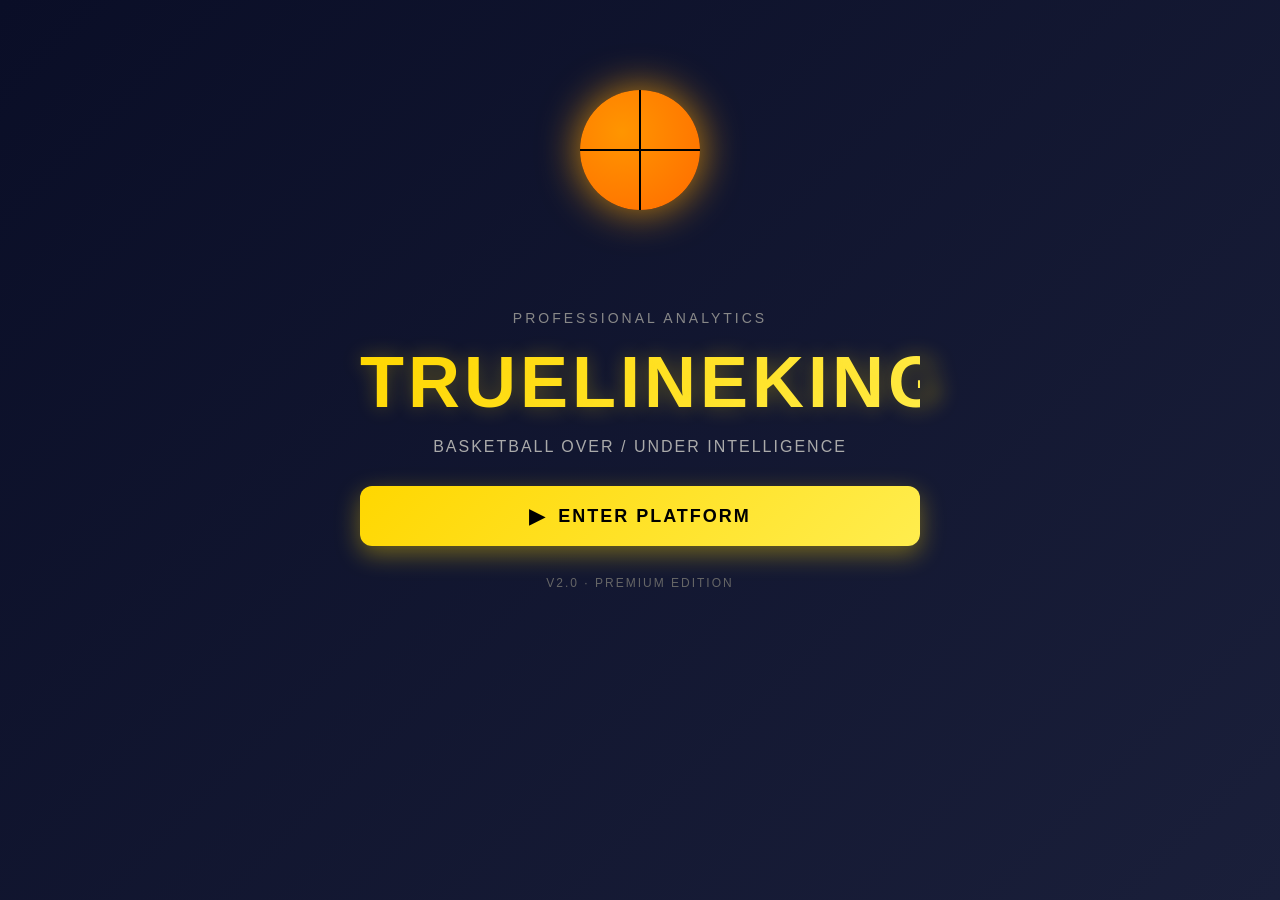
<file: frontend/index.html>
<!DOCTYPE html>
<html lang="en">
<head>
    <meta charset="UTF-8">
    <meta name="viewport" content="width=device-width, initial-scale=1.0">
    <title>TrueLineKing - Professional Basketball Prediction</title>
    <link rel="stylesheet" href="css/style.css">
</head>
<body>
    <div class="container">
        <!-- Basketball Animation -->
        <div class="basketball-container">
            <div class="basketball" id="basketball"></div>
        </div>

        <!-- Content -->
        <div class="content">
            <div class="header">
                <p class="subtitle">PROFESSIONAL ANALYTICS</p>
                <h1 class="title">TRUELINEKING</h1>
                <p class="description">BASKETBALL OVER / UNDER INTELLIGENCE</p>
            </div>

            <a href="dashboard.html" class="enter-btn">
                <span class="play-icon">▶</span>
                <span class="btn-text">ENTER PLATFORM</span>
            </a>

            <p class="version">V2.0 · PREMIUM EDITION</p>
        </div>
    </div>

    <script src="js/animation.js"></script>
</body>
</html>
</file>
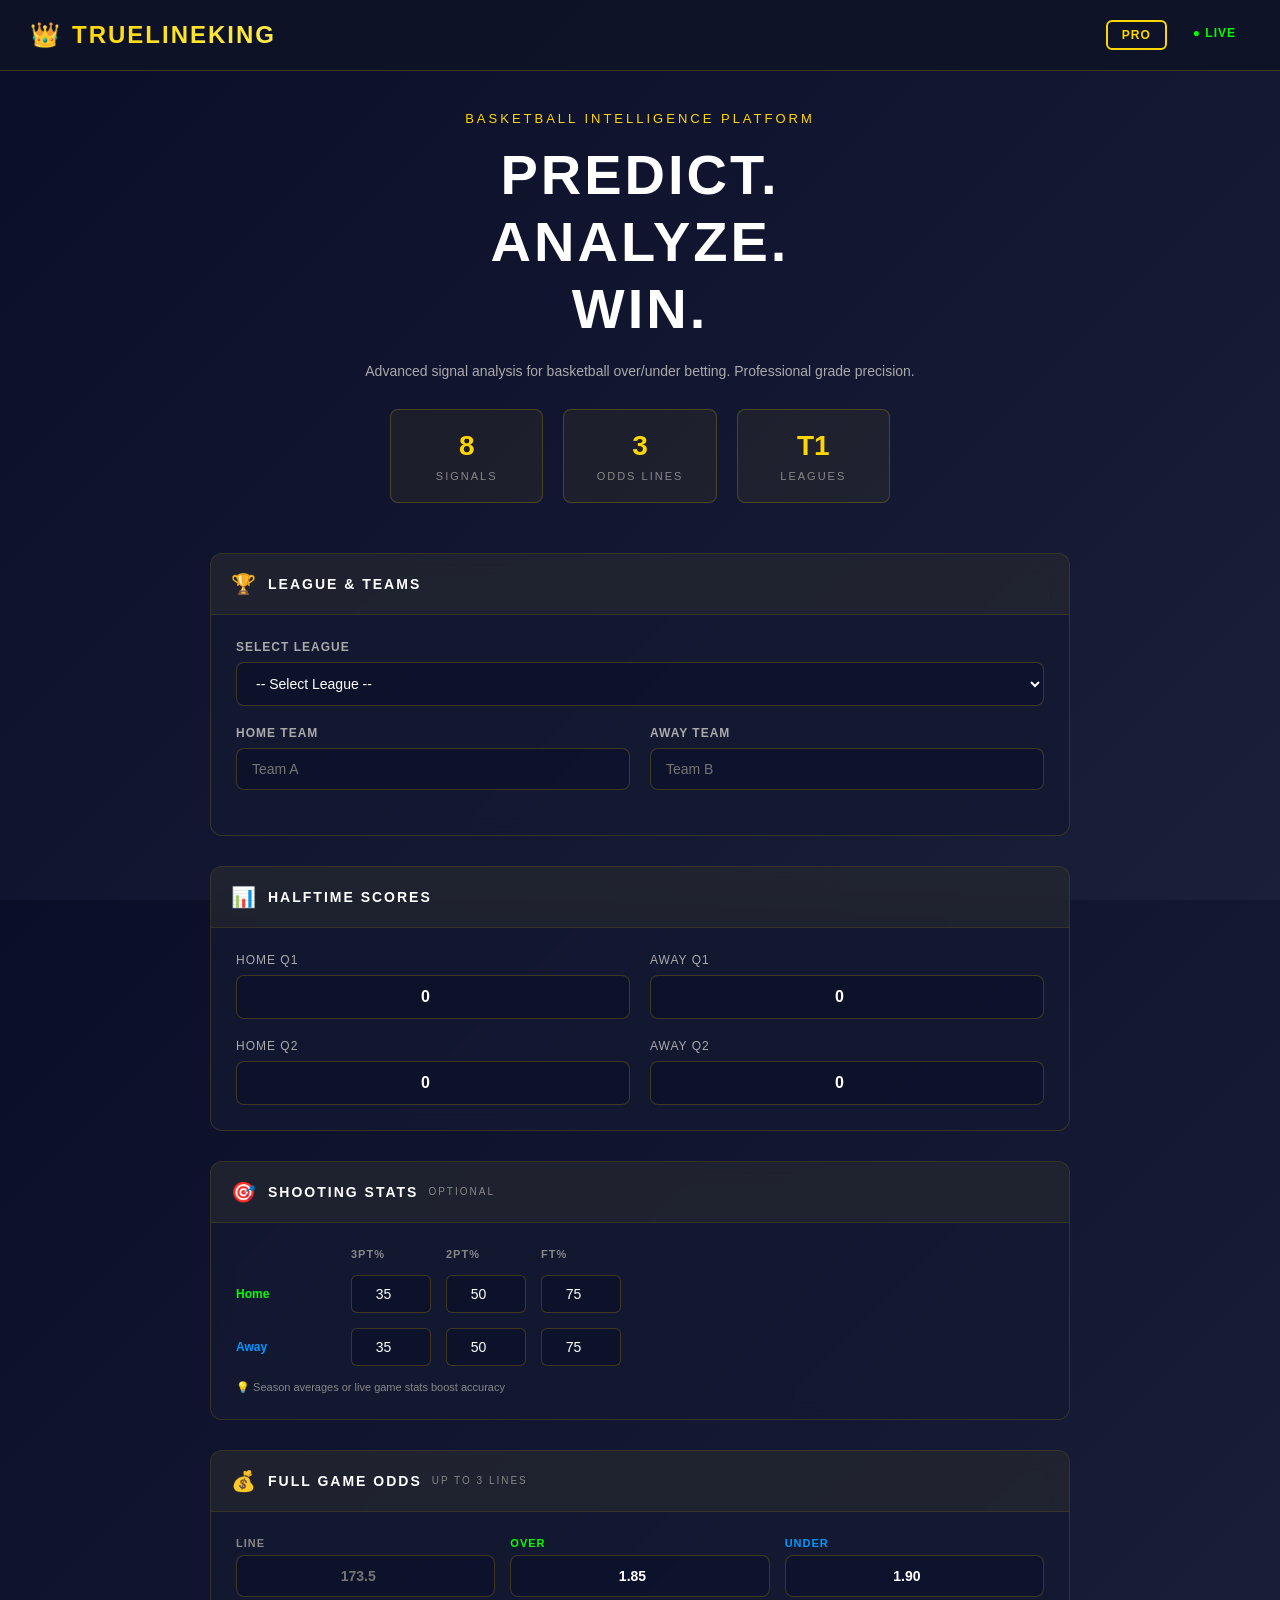
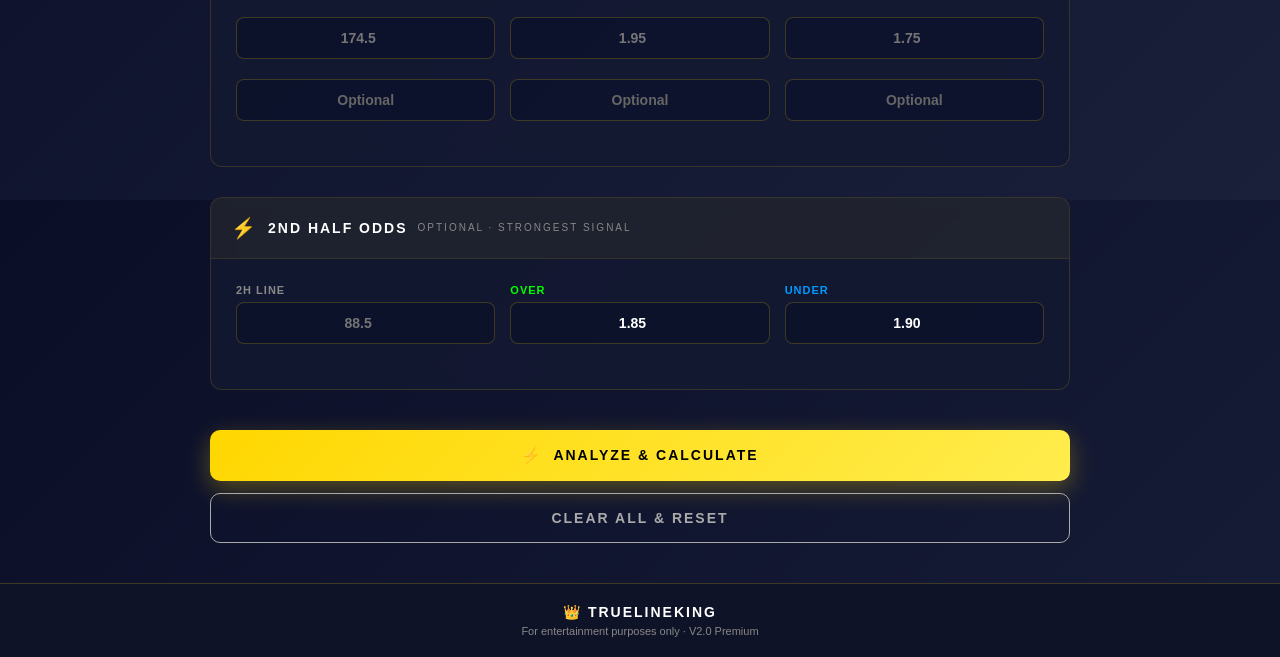
<file: frontend/dashboard.html>
<!DOCTYPE html>
<html lang="en">
<head>
    <meta charset="UTF-8">
    <meta name="viewport" content="width=device-width, initial-scale=1.0">
    <title>TrueLineKing Dashboard - Analysis & Prediction</title>
    <link rel="stylesheet" href="css/dashboard.css">
</head>
<body>
    <div class="dashboard">
        <!-- Header -->
        <header class="dashboard-header">
            <div class="header-left">
                <span class="crown">👑</span>
                <h1 class="logo">TRUELINEKING</h1>
            </div>
            <div class="header-right">
                <span class="badge pro">PRO</span>
                <span class="badge live">● LIVE</span>
            </div>
        </header>

        <!-- Main Content -->
        <main class="dashboard-content">
            <!-- Title Section -->
            <section class="hero-section">
                <p class="subtitle">BASKETBALL INTELLIGENCE PLATFORM</p>
                <h2 class="main-title">PREDICT.<br>ANALYZE.<br>WIN.</h2>
                <p class="hero-description">Advanced signal analysis for basketball over/under betting. Professional grade precision.</p>
                
                <div class="stats-grid">
                    <div class="stat">
                        <div class="stat-number">8</div>
                        <div class="stat-label">SIGNALS</div>
                    </div>
                    <div class="stat">
                        <div class="stat-number">3</div>
                        <div class="stat-label">ODDS LINES</div>
                    </div>
                    <div class="stat">
                        <div class="stat-number">T1</div>
                        <div class="stat-label">LEAGUES</div>
                    </div>
                </div>
            </section>

            <!-- League & Teams Section -->
            <section class="card">
                <div class="card-header">
                    <span class="card-icon">🏆</span>
                    <h3>LEAGUE & TEAMS</h3>
                </div>
                <div class="card-body">
                    <div class="form-group">
                        <label>SELECT LEAGUE</label>
                        <select id="leagueSelect">
                            <option value="">-- Select League --</option>
                            <option value="nba">NBA</option>
                            <option value="ncaa">NCAA</option>
                            <option value="euroleague">EuroLeague</option>
                        </select>
                    </div>

                    <div class="teams-row">
                        <div class="form-group">
                            <label>HOME TEAM</label>
                            <input type="text" id="homeTeam" placeholder="Team A">
                        </div>
                        <div class="form-group">
                            <label>AWAY TEAM</label>
                            <input type="text" id="awayTeam" placeholder="Team B">
                        </div>
                    </div>
                </div>
            </section>

            <!-- Halftime Scores Section -->
            <section class="card">
                <div class="card-header">
                    <span class="card-icon">📊</span>
                    <h3>HALFTIME SCORES</h3>
                </div>
                <div class="card-body">
                    <div class="quarters-grid">
                        <div class="quarter">
                            <label>HOME Q1</label>
                            <input type="number" id="homeQ1" value="0" min="0">
                        </div>
                        <div class="quarter">
                            <label>AWAY Q1</label>
                            <input type="number" id="awayQ1" value="0" min="0">
                        </div>
                        <div class="quarter">
                            <label>HOME Q2</label>
                            <input type="number" id="homeQ2" value="0" min="0">
                        </div>
                        <div class="quarter">
                            <label>AWAY Q2</label>
                            <input type="number" id="awayQ2" value="0" min="0">
                        </div>
                    </div>
                </div>
            </section>

            <!-- Shooting Stats Section -->
            <section class="card">
                <div class="card-header">
                    <span class="card-icon">🎯</span>
                    <h3>SHOOTING STATS <span class="optional">OPTIONAL</span></h3>
                </div>
                <div class="card-body">
                    <div class="stats-header">
                        <div></div>
                        <div>3PT%</div>
                        <div>2PT%</div>
                        <div>FT%</div>
                    </div>
                    <div class="stat-row home">
                        <div class="team-label">Home</div>
                        <input type="number" id="home3pt" value="35" min="0" max="100">
                        <input type="number" id="home2pt" value="50" min="0" max="100">
                        <input type="number" id="homeFt" value="75" min="0" max="100">
                    </div>
                    <div class="stat-row away">
                        <div class="team-label">Away</div>
                        <input type="number" id="away3pt" value="35" min="0" max="100">
                        <input type="number" id="away2pt" value="50" min="0" max="100">
                        <input type="number" id="awayFt" value="75" min="0" max="100">
                    </div>
                    <p class="hint">💡 Season averages or live game stats boost accuracy</p>
                </div>
            </section>

            <!-- Full Game Odds Section -->
            <section class="card">
                <div class="card-header">
                    <span class="card-icon">💰</span>
                    <h3>FULL GAME ODDS <span class="badge-info">UP TO 3 LINES</span></h3>
                </div>
                <div class="card-body">
                    <div class="odds-grid">
                        <div class="odds-input">
                            <label>LINE</label>
                            <input type="number" id="line1" placeholder="173.5" step="0.5">
                        </div>
                        <div class="odds-input">
                            <label class="over">OVER</label>
                            <input type="number" id="over1" placeholder="1.85" step="0.01" value="1.85">
                        </div>
                        <div class="odds-input">
                            <label class="under">UNDER</label>
                            <input type="number" id="under1" placeholder="1.90" step="0.01" value="1.90">
                        </div>
                    </div>

                    <div class="odds-grid">
                        <div class="odds-input">
                            <input type="number" id="line2" placeholder="174.5" step="0.5">
                        </div>
                        <div class="odds-input">
                            <input type="number" id="over2" placeholder="1.95" step="0.01">
                        </div>
                        <div class="odds-input">
                            <input type="number" id="under2" placeholder="1.75" step="0.01">
                        </div>
                    </div>

                    <div class="odds-grid">
                        <div class="odds-input">
                            <input type="text" value="Optional" disabled>
                        </div>
                        <div class="odds-input">
                            <input type="text" value="Optional" disabled>
                        </div>
                        <div class="odds-input">
                            <input type="text" value="Optional" disabled>
                        </div>
                    </div>
                </div>
            </section>

            <!-- 2nd Half Odds Section -->
            <section class="card">
                <div class="card-header">
                    <span class="card-icon">⚡</span>
                    <h3>2ND HALF ODDS <span class="optional">OPTIONAL · STRONGEST SIGNAL</span></h3>
                </div>
                <div class="card-body">
                    <div class="odds-grid">
                        <div class="odds-input">
                            <label>2H LINE</label>
                            <input type="number" id="sh_line" placeholder="88.5" step="0.5">
                        </div>
                        <div class="odds-input">
                            <label class="over">OVER</label>
                            <input type="number" id="sh_over" placeholder="1.85" step="0.01" value="1.85">
                        </div>
                        <div class="odds-input">
                            <label class="under">UNDER</label>
                            <input type="number" id="sh_under" placeholder="1.90" step="0.01" value="1.90">
                        </div>
                    </div>
                </div>
            </section>

            <!-- Analysis Results (Hidden Initially) -->
            <section class="card results-card" id="resultsSection" style="display: none;">
                <div class="card-header">
                    <span class="card-icon">🔍</span>
                    <h3>ANALYSIS RESULTS</h3>
                </div>
                <div class="card-body" id="resultsContent">
                    <!-- Results will be populated here -->
                </div>
            </section>

            <!-- Action Buttons -->
            <div class="action-buttons">
                <button class="btn-analyze" id="analyzeBtn">
                    <span class="btn-icon">⚡</span>
                    ANALYZE & CALCULATE
                </button>
                <button class="btn-reset" id="resetBtn">Clear All & Reset</button>
            </div>
        </main>
    </div>

    <footer class="dashboard-footer">
        <p class="footer-brand">👑 TRUELINEKING</p>
        <p class="footer-disclaimer">For entertainment purposes only · V2.0 Premium</p>
    </footer>

    <script src="js/dashboard.js"></script>
</body>
</html>
</file>
<file: frontend/css/style.css>
/* ========================================
   LANDING PAGE STYLES - TrueLineKing
   ======================================== */

* {
    margin: 0;
    padding: 0;
    box-sizing: border-box;
}

html, body {
    width: 100%;
    height: 100%;
    overflow: hidden;
}

body {
    font-family: 'Arial', sans-serif;
    background: linear-gradient(135deg, #0a0e27 0%, #1a1f3a 100%);
    color: #ffffff;
    display: flex;
    justify-content: center;
    align-items: center;
}

.container {
    width: 100%;
    height: 100%;
    display: flex;
    flex-direction: column;
    justify-content: center;
    align-items: center;
    position: relative;
    overflow: hidden;
}

/* Basketball Animation Container */
.basketball-container {
    position: absolute;
    top: 10%;
    width: 100%;
    height: 200px;
    display: flex;
    justify-content: center;
    align-items: flex-start;
}

.basketball {
    width: 120px;
    height: 120px;
    background: radial-gradient(circle at 35% 35%, #ff9500, #ff6b00);
    border-radius: 50%;
    box-shadow: 0 0 40px rgba(255, 165, 0, 0.8);
    position: relative;
    animation: bounce 3s ease-in-out;
}

/* Basketball seams */
.basketball::before {
    content: '';
    position: absolute;
    width: 2px;
    height: 100%;
    background: #000;
    left: 50%;
    transform: translateX(-50%);
}

.basketball::after {
    content: '';
    position: absolute;
    width: 100%;
    height: 2px;
    background: #000;
    top: 50%;
    transform: translateY(-50%);
}

@keyframes bounce {
    0% {
        transform: translateY(-300px);
        opacity: 1;
    }
    15% {
        transform: translateY(0);
    }
    25% {
        transform: translateY(-80px);
    }
    35% {
        transform: translateY(0);
    }
    45% {
        transform: translateY(-50px);
    }
    60% {
        transform: translateY(0);
        opacity: 1;
    }
    100% {
        transform: translateY(0);
        opacity: 0;
    }
}

/* Content Section */
.content {
    text-align: center;
    z-index: 10;
    display: flex;
    flex-direction: column;
    gap: 30px;
    max-width: 600px;
    padding: 20px;
}

.header {
    display: flex;
    flex-direction: column;
    gap: 15px;
}

.subtitle {
    font-size: 14px;
    letter-spacing: 3px;
    color: #888;
    font-weight: 300;
    text-transform: uppercase;
}

.title {
    font-size: 72px;
    font-weight: 900;
    letter-spacing: 4px;
    background: linear-gradient(135deg, #ffd700, #ffed4e);
    -webkit-background-clip: text;
    -webkit-text-fill-color: transparent;
    background-clip: text;
    text-shadow: 0 0 20px rgba(255, 215, 0, 0.3);
}

.description {
    font-size: 16px;
    letter-spacing: 2px;
    color: #aaa;
    text-transform: uppercase;
    font-weight: 300;
}

/* Enter Button */
.enter-btn {
    display: inline-flex;
    align-items: center;
    justify-content: center;
    gap: 12px;
    padding: 18px 40px;
    background: linear-gradient(135deg, #ffd700, #ffed4e);
    color: #000;
    text-decoration: none;
    border-radius: 12px;
    font-size: 18px;
    font-weight: 900;
    letter-spacing: 2px;
    text-transform: uppercase;
    transition: all 0.3s ease;
    box-shadow: 0 8px 25px rgba(255, 215, 0, 0.4);
    border: none;
    cursor: pointer;
}

.enter-btn:hover {
    transform: translateY(-4px);
    box-shadow: 0 12px 35px rgba(255, 215, 0, 0.6);
}

.enter-btn:active {
    transform: translateY(-1px);
}

.play-icon {
    font-size: 20px;
}

.btn-text {
    letter-spacing: 2px;
}

/* Version */
.version {
    font-size: 12px;
    letter-spacing: 2px;
    color: #666;
    text-transform: uppercase;
    font-weight: 300;
}

/* Responsive */
@media (max-width: 768px) {
    .title {
        font-size: 48px;
    }

    .subtitle,
    .description {
        font-size: 12px;
    }

    .enter-btn {
        padding: 14px 30px;
        font-size: 14px;
    }

    .basketball {
        width: 80px;
        height: 80px;
    }
}

@media (max-width: 480px) {
    .title {
        font-size: 36px;
    }

    .enter-btn {
        padding: 12px 24px;
        font-size: 12px;
    }
}
</file>
<file: frontend/css/dashboard.css>
/* ========================================
   DASHBOARD STYLES - TrueLineKing
   ======================================== */

* {
    margin: 0;
    padding: 0;
    box-sizing: border-box;
}

html, body {
    width: 100%;
    height: 100%;
}

body {
    font-family: 'Arial', sans-serif;
    background: linear-gradient(135deg, #0a0e27 0%, #1a1f3a 100%);
    color: #ffffff;
    overflow-x: hidden;
}

/* Dashboard Container */
.dashboard {
    min-height: 100vh;
    display: flex;
    flex-direction: column;
}

/* Header */
.dashboard-header {
    background: rgba(15, 20, 40, 0.95);
    border-bottom: 1px solid rgba(255, 215, 0, 0.2);
    padding: 20px 30px;
    display: flex;
    justify-content: space-between;
    align-items: center;
    position: sticky;
    top: 0;
    z-index: 100;
}

.header-left {
    display: flex;
    align-items: center;
    gap: 12px;
}

.crown {
    font-size: 24px;
}

.logo {
    font-size: 24px;
    font-weight: 900;
    letter-spacing: 2px;
    background: linear-gradient(135deg, #ffd700, #ffed4e);
    -webkit-background-clip: text;
    -webkit-text-fill-color: transparent;
    background-clip: text;
}

.header-right {
    display: flex;
    gap: 12px;
}

.badge {
    padding: 6px 14px;
    border-radius: 6px;
    font-size: 12px;
    font-weight: 900;
    letter-spacing: 1px;
}

.badge.pro {
    border: 2px solid #ffd700;
    color: #ffd700;
}

.badge.live {
    color: #00ff00;
}

/* Main Content */
.dashboard-content {
    flex: 1;
    max-width: 900px;
    margin: 0 auto;
    width: 100%;
    padding: 40px 20px;
}

/* Hero Section */
.hero-section {
    text-align: center;
    margin-bottom: 50px;
}

.subtitle {
    font-size: 13px;
    letter-spacing: 3px;
    color: #ffd700;
    text-transform: uppercase;
    margin-bottom: 15px;
}

.main-title {
    font-size: 56px;
    font-weight: 900;
    letter-spacing: 3px;
    margin-bottom: 20px;
    line-height: 1.2;
}

.hero-description {
    font-size: 14px;
    color: #aaa;
    margin-bottom: 30px;
}

/* Stats Grid */
.stats-grid {
    display: grid;
    grid-template-columns: repeat(3, 1fr);
    gap: 20px;
    margin-top: 30px;
    max-width: 500px;
    margin-left: auto;
    margin-right: auto;
}

.stat {
    padding: 20px;
    background: rgba(255, 215, 0, 0.05);
    border: 1px solid rgba(255, 215, 0, 0.2);
    border-radius: 8px;
    text-align: center;
}

.stat-number {
    font-size: 28px;
    font-weight: 900;
    color: #ffd700;
    margin-bottom: 8px;
}

.stat-label {
    font-size: 11px;
    letter-spacing: 2px;
    color: #888;
    text-transform: uppercase;
}

/* Cards */
.card {
    background: rgba(20, 25, 50, 0.8);
    border: 1px solid rgba(255, 215, 0, 0.15);
    border-radius: 12px;
    margin-bottom: 30px;
    overflow: hidden;
    backdrop-filter: blur(10px);
}

.card-header {
    background: rgba(255, 215, 0, 0.05);
    border-bottom: 1px solid rgba(255, 215, 0, 0.1);
    padding: 18px 20px;
    display: flex;
    align-items: center;
    gap: 12px;
}

.card-icon {
    font-size: 20px;
}

.card-header h3 {
    font-size: 14px;
    font-weight: 900;
    letter-spacing: 2px;
    text-transform: uppercase;
    display: flex;
    align-items: center;
    gap: 10px;
}

.optional,
.badge-info {
    font-size: 10px;
    color: #888;
    font-weight: 400;
}

.card-body {
    padding: 25px;
}

/* Form Elements */
.form-group {
    margin-bottom: 20px;
}

.form-group label {
    display: block;
    font-size: 12px;
    letter-spacing: 1px;
    color: #aaa;
    text-transform: uppercase;
    margin-bottom: 8px;
    font-weight: 600;
}

.form-group input,
.form-group select {
    width: 100%;
    padding: 12px 15px;
    background: rgba(10, 15, 40, 0.6);
    border: 1px solid rgba(255, 215, 0, 0.2);
    border-radius: 8px;
    color: #fff;
    font-size: 14px;
    transition: all 0.3s ease;
}

.form-group input:focus,
.form-group select:focus {
    outline: none;
    border-color: #ffd700;
    background: rgba(10, 15, 40, 0.9);
    box-shadow: 0 0 10px rgba(255, 215, 0, 0.2);
}

.teams-row {
    display: grid;
    grid-template-columns: 1fr 1fr;
    gap: 20px;
}

/* Quarters Grid */
.quarters-grid {
    display: grid;
    grid-template-columns: repeat(2, 1fr);
    gap: 20px;
}

.quarter {
    display: flex;
    flex-direction: column;
}

.quarter label {
    font-size: 12px;
    color: #aaa;
    margin-bottom: 8px;
    letter-spacing: 1px;
    text-transform: uppercase;
}

.quarter input {
    padding: 12px 15px;
    background: rgba(10, 15, 40, 0.6);
    border: 1px solid rgba(255, 215, 0, 0.2);
    border-radius: 8px;
    color: #fff;
    font-size: 16px;
    text-align: center;
    font-weight: 600;
}

/* Shooting Stats */
.stats-header {
    display: grid;
    grid-template-columns: 100px 80px 80px 80px;
    gap: 15px;
    margin-bottom: 15px;
    font-size: 11px;
    letter-spacing: 1px;
    color: #888;
    text-transform: uppercase;
    font-weight: 600;
}

.stat-row {
    display: grid;
    grid-template-columns: 100px 80px 80px 80px;
    gap: 15px;
    margin-bottom: 15px;
}

.stat-row.home .team-label {
    color: #00ff00;
}

.stat-row.away .team-label {
    color: #0099ff;
}

.team-label {
    font-size: 12px;
    font-weight: 600;
    display: flex;
    align-items: center;
}

.stat-row input {
    padding: 10px;
    background: rgba(10, 15, 40, 0.6);
    border: 1px solid rgba(255, 215, 0, 0.2);
    border-radius: 6px;
    color: #fff;
    text-align: center;
    font-size: 14px;
}

.hint {
    font-size: 11px;
    color: #888;
    margin-top: 15px;
}

/* Odds Grid */
.odds-grid {
    display: grid;
    grid-template-columns: repeat(3, 1fr);
    gap: 15px;
    margin-bottom: 20px;
}

.odds-input {
    display: flex;
    flex-direction: column;
}

.odds-input label {
    font-size: 11px;
    letter-spacing: 1px;
    color: #888;
    margin-bottom: 6px;
    text-transform: uppercase;
    font-weight: 600;
}

.odds-input label.over {
    color: #00ff00;
}

.odds-input label.under {
    color: #0099ff;
}

.odds-input input {
    padding: 12px;
    background: rgba(10, 15, 40, 0.6);
    border: 1px solid rgba(255, 215, 0, 0.2);
    border-radius: 8px;
    color: #fff;
    text-align: center;
    font-size: 14px;
    font-weight: 600;
}

.odds-input input:disabled {
    color: #666;
    cursor: not-allowed;
}

/* Results Card */
.results-card {
    background: rgba(0, 255, 0, 0.05);
    border: 1px solid rgba(0, 255, 0, 0.2);
}

.results-card .card-header {
    background: rgba(0, 255, 0, 0.1);
    border-bottom: 1px solid rgba(0, 255, 0, 0.2);
}

/* Action Buttons */
.action-buttons {
    display: flex;
    flex-direction: column;
    gap: 12px;
    margin-top: 40px;
}

.btn-analyze,
.btn-reset {
    padding: 16px 30px;
    border: none;
    border-radius: 10px;
    font-size: 14px;
    font-weight: 900;
    letter-spacing: 2px;
    text-transform: uppercase;
    cursor: pointer;
    transition: all 0.3s ease;
    display: flex;
    align-items: center;
    justify-content: center;
    gap: 10px;
}

.btn-analyze {
    background: linear-gradient(135deg, #ffd700, #ffed4e);
    color: #000;
    box-shadow: 0 8px 25px rgba(255, 215, 0, 0.3);
}

.btn-analyze:hover {
    transform: translateY(-2px);
    box-shadow: 0 12px 35px rgba(255, 215, 0, 0.5);
}

.btn-analyze:active {
    transform: translateY(0);
}

.btn-icon {
    font-size: 16px;
}

.btn-reset {
    background: transparent;
    color: #aaa;
    border: 1px solid #aaa;
}

.btn-reset:hover {
    color: #fff;
    border-color: #fff;
}

/* Footer */
.dashboard-footer {
    background: rgba(15, 20, 40, 0.95);
    border-top: 1px solid rgba(255, 215, 0, 0.2);
    padding: 20px;
    text-align: center;
}

.footer-brand {
    font-size: 14px;
    font-weight: 900;
    letter-spacing: 2px;
    margin-bottom: 5px;
}

.footer-disclaimer {
    font-size: 11px;
    color: #888;
}

/* Responsive */
@media (max-width: 768px) {
    .main-title {
        font-size: 36px;
    }

    .stats-grid {
        grid-template-columns: 1fr;
    }

    .teams-row {
        grid-template-columns: 1fr;
    }

    .stats-header,
    .stat-row {
        grid-template-columns: 80px 70px 70px 70px;
    }

    .odds-grid {
        grid-template-columns: repeat(2, 1fr);
    }
}

@media (max-width: 480px) {
    .dashboard-header {
        padding: 15px 15px;
    }

    .logo {
        font-size: 18px;
    }

    .main-title {
        font-size: 24px;
    }

    .card-body {
        padding: 15px;
    }

    .stats-grid,
    .teams-row,
    .quarters-grid {
        grid-template-columns: 1fr;
    }

    .odds-grid {
        grid-template-columns: 1fr;
    }

    .stats-header,
    .stat-row {
        grid-template-columns: 1fr;
    }
}
</file>
